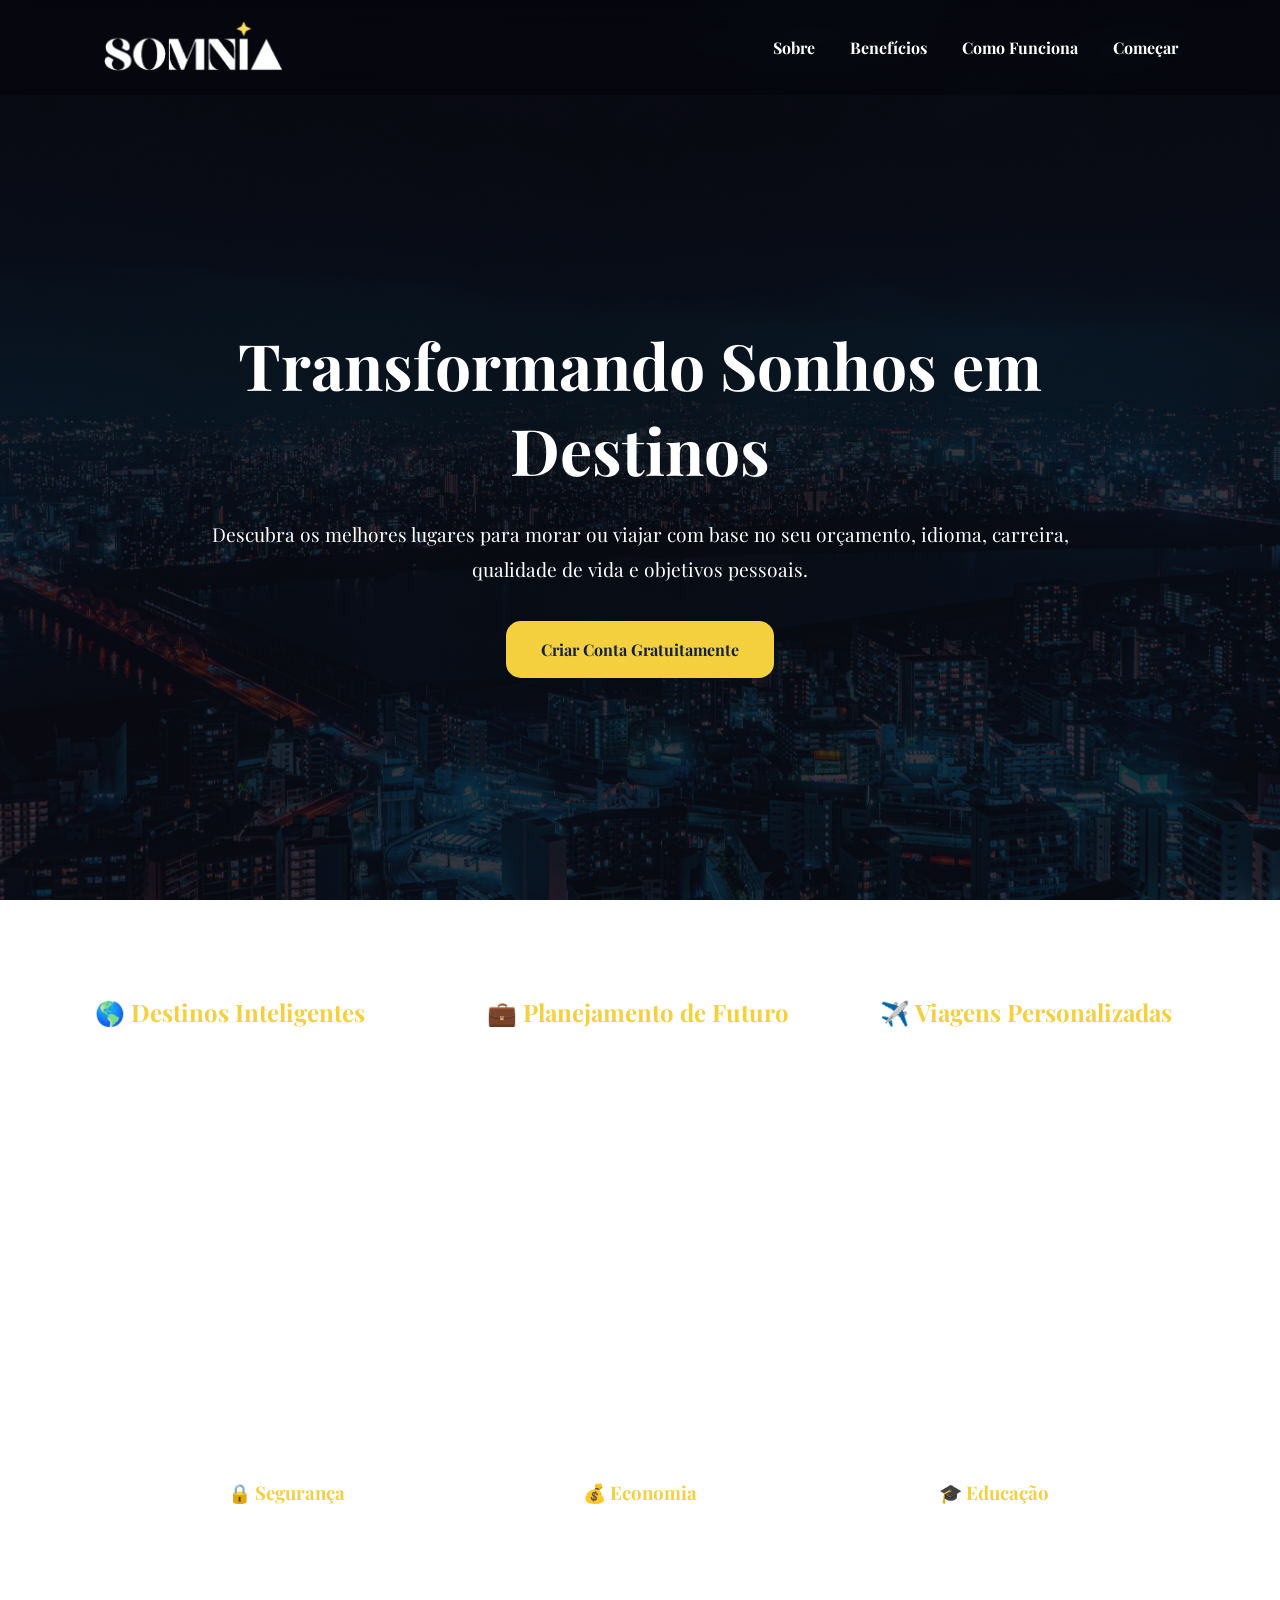
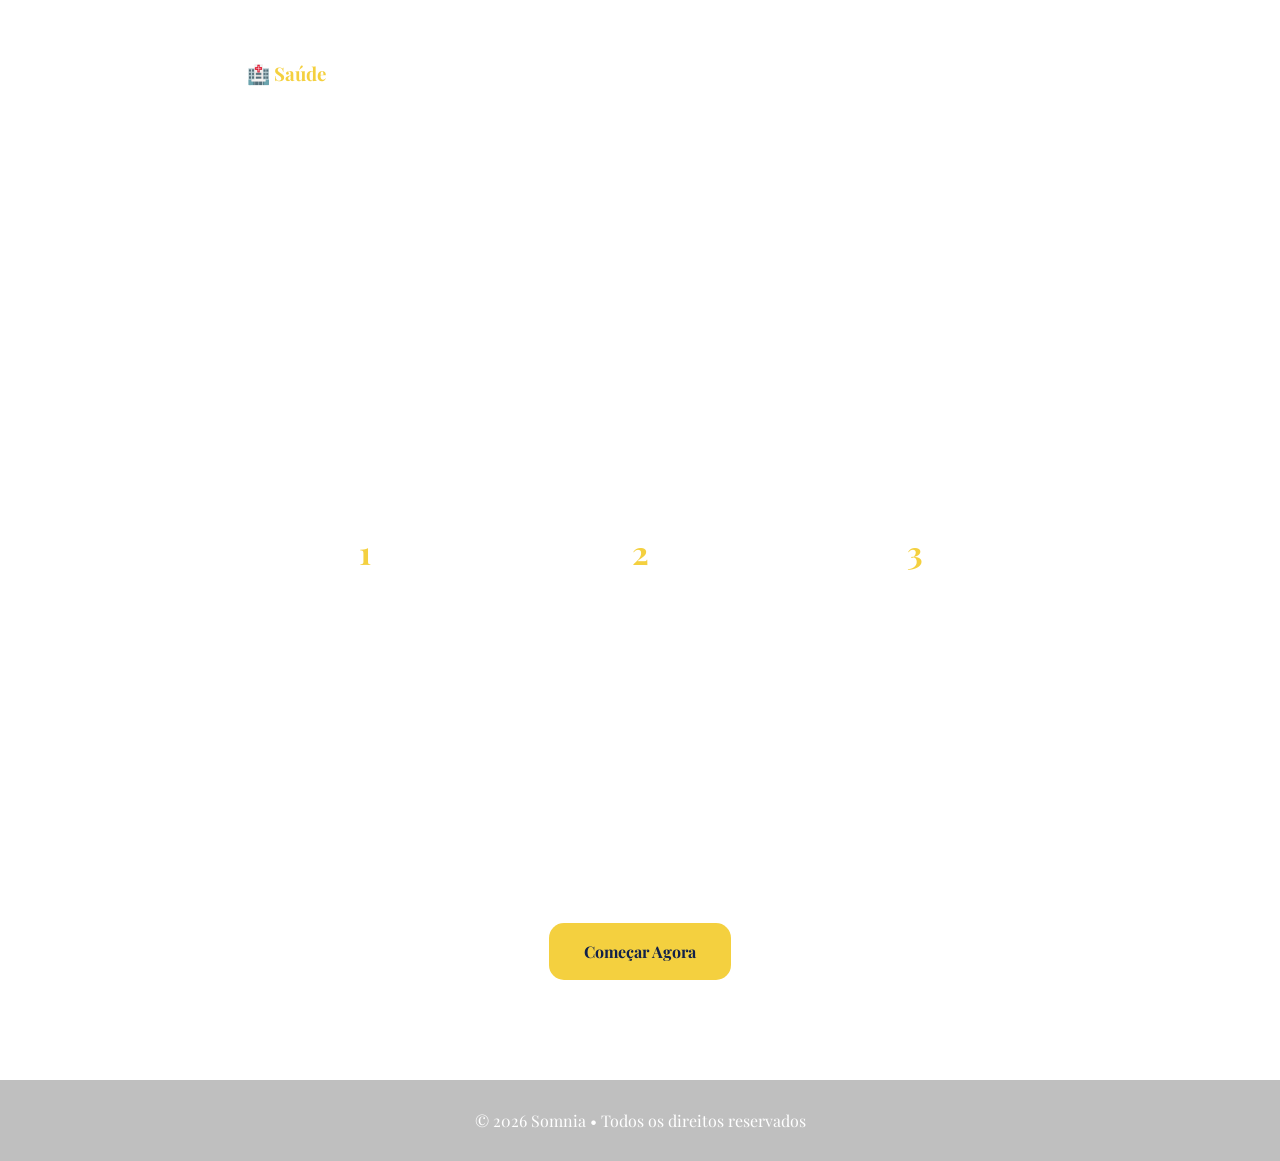
<file: index.html>
<!DOCTYPE html>
<html lang="pt-br">
<head>
<meta charset="UTF-8">
<meta name="viewport" content="width=device-width, initial-scale=1.0">
<title>Somnia - Transformando Sonhos em Destinos</title>
<link rel="stylesheet" href="./css/index.css">
</head>

<body>

<header>

    <div class="logo-container">
        <img src="./img/logo-somnia-2.png" alt="Somnia">
    </div>

    <nav>
        <a href="#sobre">Sobre</a>
        <a href="#beneficios">Benefícios</a>
        <a href="#funciona">Como Funciona</a>
        <a href="criarconta.html">Começar</a>
    </nav>

</header>

<section class="hero">

    <div class="hero-content">

        <h1>Transformando Sonhos em Destinos</h1>

        <p>
            Descubra os melhores lugares para morar ou viajar
            com base no seu orçamento, idioma, carreira,
            qualidade de vida e objetivos pessoais.
        </p>

        <a href="criarconta.html" class="btn">
            Criar Conta Gratuitamente
        </a>

    </div>

</section>

<section id="sobre" class="cards">

    <div class="card">
        <h2>🌎 Destinos Inteligentes</h2>
        <p>
            Recomendações personalizadas utilizando dados
            reais de custo de vida, segurança e oportunidades.
        </p>
    </div>

    <div class="card">
        <h2>💼 Planejamento de Futuro</h2>
        <p>
            Descubra cidades e países ideais para crescer
            profissionalmente e viver melhor.
        </p>
    </div>

    <div class="card">
        <h2>✈️ Viagens Personalizadas</h2>
        <p>
            Receba sugestões de destinos compatíveis
            com seu perfil e orçamento.
        </p>
    </div>

</section>

<section id="beneficios" class="beneficios">

    <h2>Por que escolher a Somnia?</h2>

    <div class="cards">

        <div class="card">
            <h3>🔒 Segurança</h3>
            <p>Análise dos índices de segurança dos destinos.</p>
        </div>

        <div class="card">
            <h3>💰 Economia</h3>
            <p>Comparação completa de custos e gastos.</p>
        </div>

        <div class="card">
            <h3>🎓 Educação</h3>
            <p>Informações sobre escolas e universidades.</p>
        </div>

        <div class="card">
            <h3>🏥 Saúde</h3>
            <p>Avaliação da qualidade dos serviços médicos.</p>
        </div>

    </div>

</section>

<section id="funciona" class="funciona">

    <h2>Como Funciona?</h2>

    <div class="passos">

        <div class="passo">
            <h3>1</h3>
            <p>Crie sua conta gratuitamente.</p>
        </div>

        <div class="passo">
            <h3>2</h3>
            <p>Preencha suas preferências e objetivos.</p>
        </div>

        <div class="passo">
            <h3>3</h3>
            <p>Receba recomendações inteligentes.</p>
        </div>

    </div>

</section>

<section class="cta">

    <h2>Pronto para descobrir seu próximo destino?</h2>

    <a href="criarconta.html" class="btn">
        Começar Agora
    </a>

</section>

<footer>

    <p>© 2026 Somnia • Todos os direitos reservados</p>

</footer>

</body>
</html>
</file>
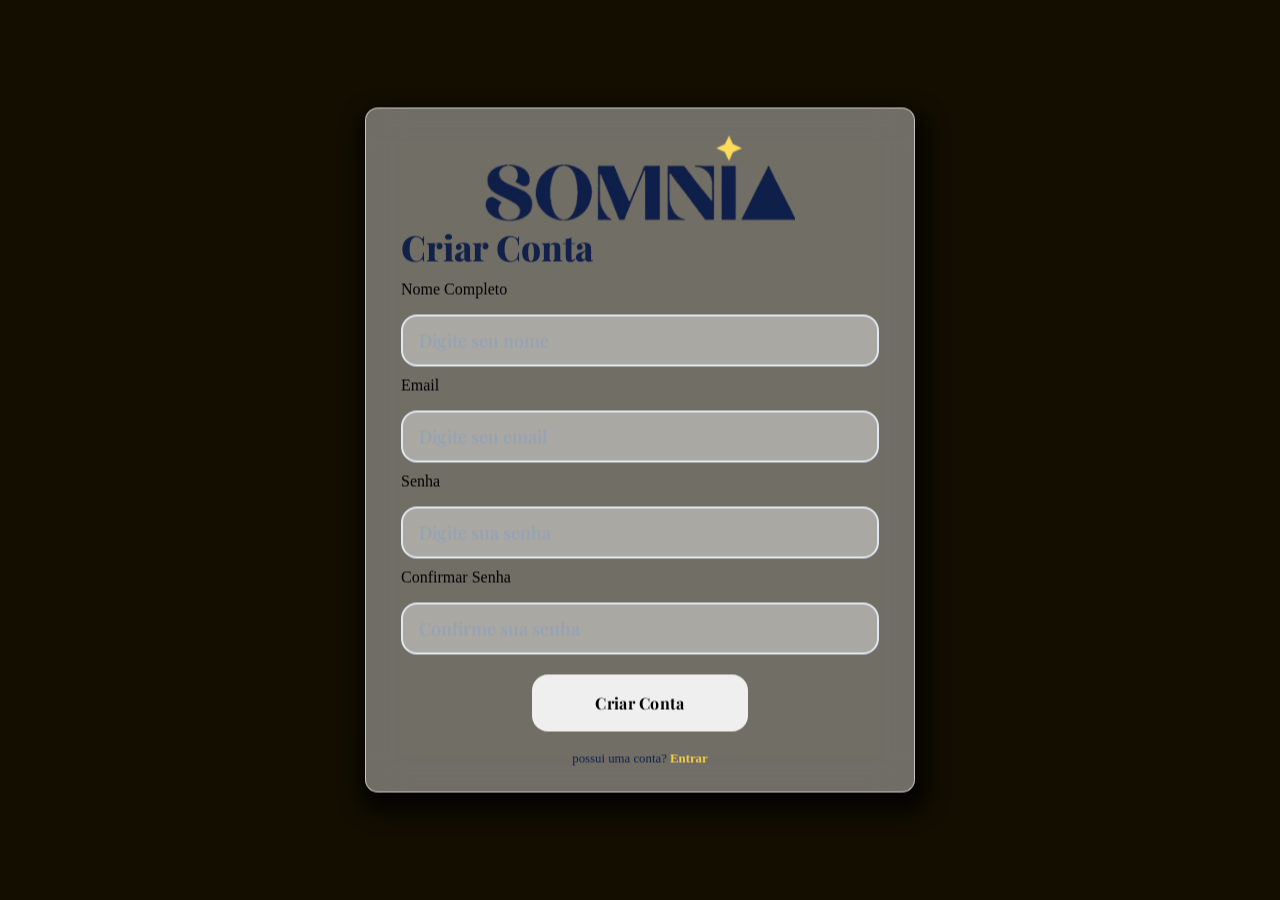
<file: criarconta.html>
<!DOCTYPE html>
<html lang="pt-br">
<head>
<meta charset="UTF-8">
<meta name="viewport" content="width=device-width, initial-scale=1.0">
<title>Criar Conta</title>
<link rel="stylesheet" href="./css/criarconta.css">
<link rel="shortcut icon" href="./img/icone-somnia.png" type="image/x-icon">
</head>

<body>

<main>

    <section>

        <div class="logo-div">
            <img id="logo" src="./img/logo-somnia.png" alt="">
        </div>

        <form action="./sobre.html">

            <h1>Criar Conta</h1>

            <label>Nome Completo</label>
            <input type="text" required placeholder="Digite seu nome">

            <label>Email</label>
            <input type="email" required placeholder="Digite seu email">

            <label>Senha</label>
            <input type="password" required placeholder="Digite sua senha">

            <label>Confirmar Senha</label>
            <input type="password" required placeholder="Confirme sua senha">

            <button>Criar Conta</button>

        </form>

        <p class="criar-conta">
            possui uma conta?
            <a href="login.html">Entrar</a>
        </p>
    </section>

</main>

</body>
</html>
</file>
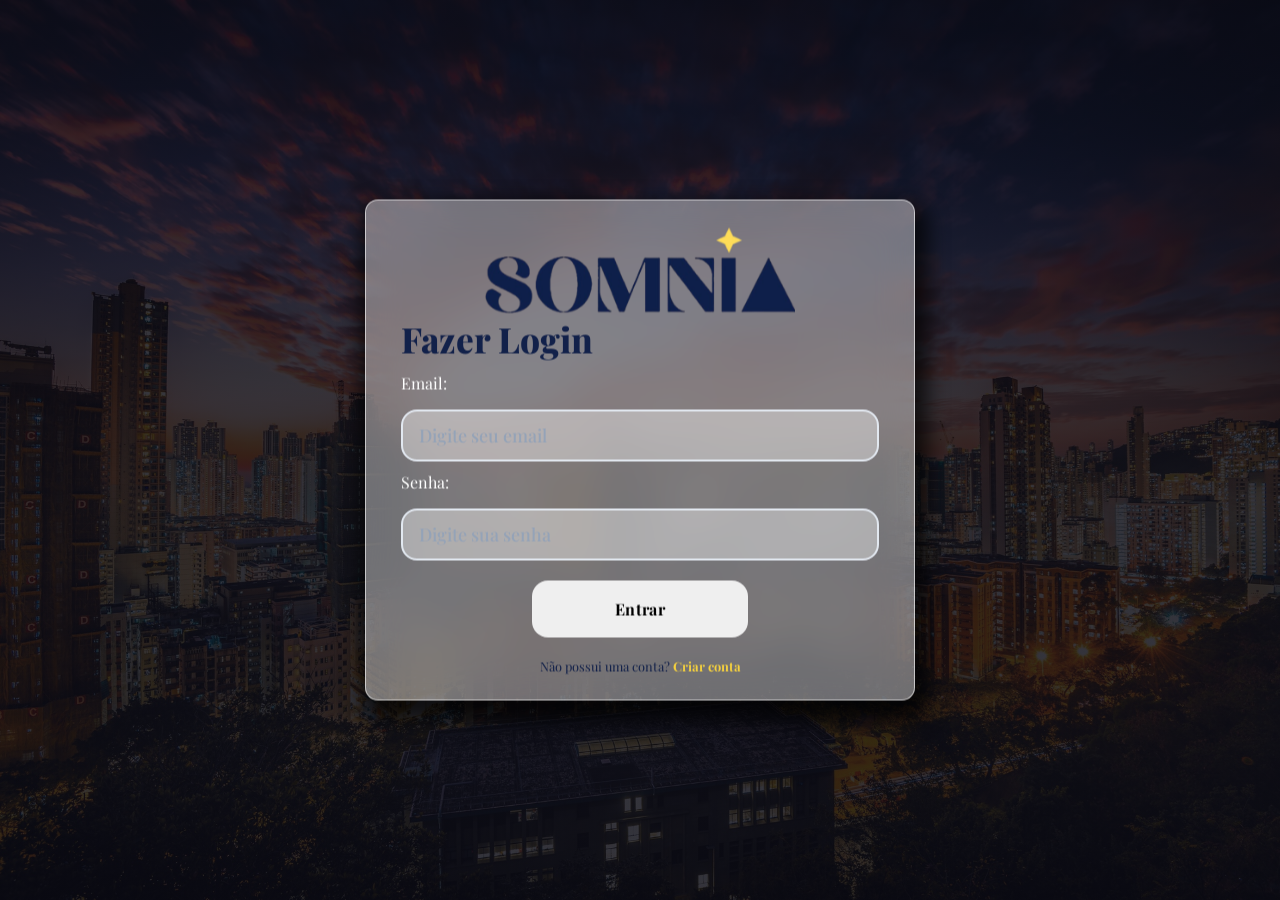
<file: login.html>
<!DOCTYPE html>
<html lang="pt-br">
<head>
    <meta charset="UTF-8">
    <meta name="viewport" content="width=device-width, initial-scale=1.0">
    <title>Fazer login</title>
    <link rel="stylesheet" href="./css/login.css">
    <link rel="shortcut icon" href="" type="image/x-icon">
</head>
<body>
    <main>
        <section>
            <div class="logo-div">
               <img id="logo" src="./img/logo-somnia.png" alt="">
            </div>
            <div>  
                <form action="./sobre.html">
                  
                    <h1>Fazer Login</h1>

                    <label for="email">Email:</label>
                    <input type="email" id="email" name="email" required placeholder="Digite seu email">
          
                    <label for="password">Senha:</label>
                    <input type="password" id="password" name="password" minlength="8" required placeholder="Digite sua senha">

                    <button>Entrar</button>
                </form>
        
                
                <p class="criar-conta">
                    Não possui uma conta?
                    <a href="criarconta.html">Criar conta</a>
                </p>
            </div> 
        </section>
    </main>
</body>
</html>
</file>
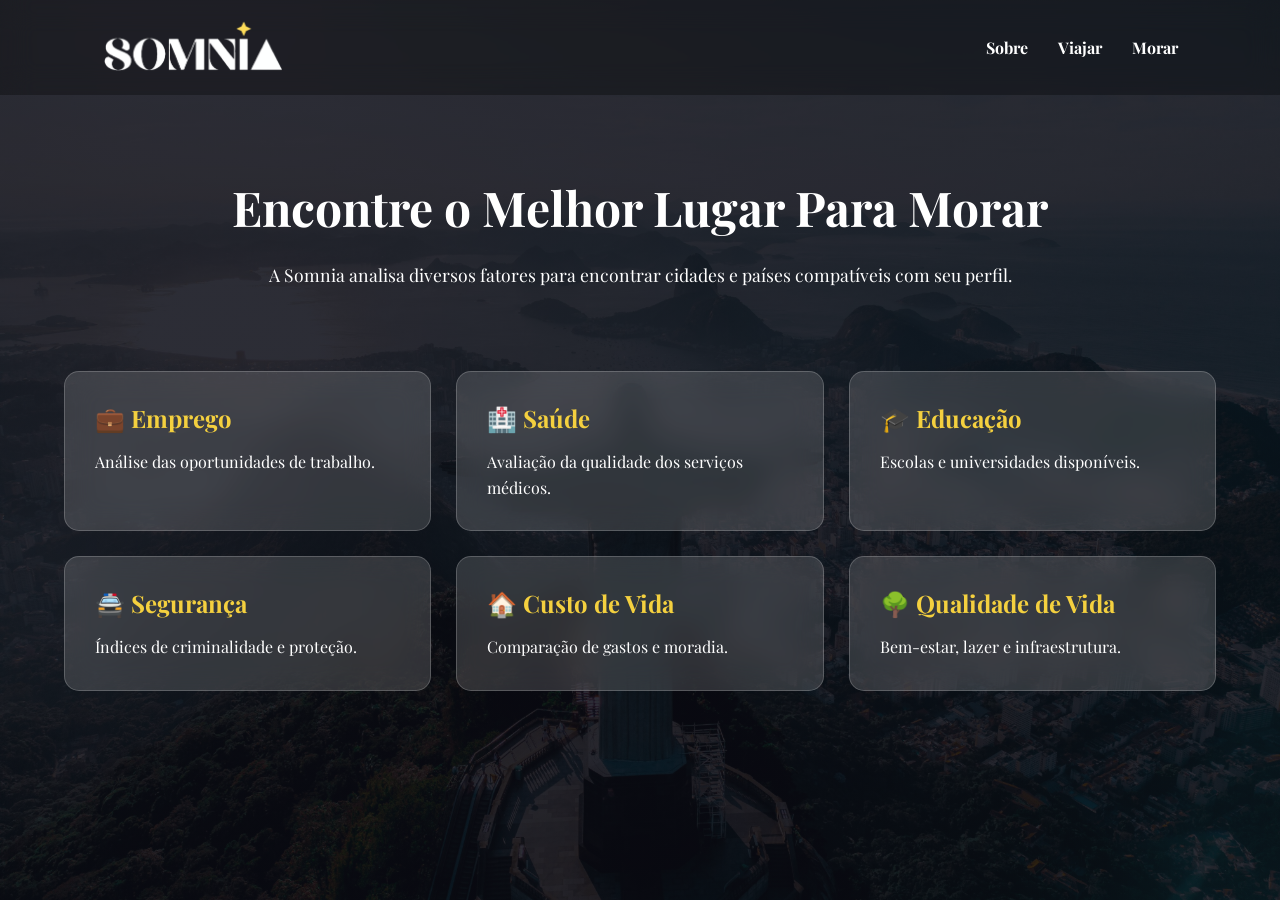
<file: morar.html>
<!DOCTYPE html>
<html lang="pt-br">
<head>
    <meta charset="UTF-8">
    <meta name="viewport" content="width=device-width, initial-scale=1.0">
    <title>Morar - Somnia</title>
    <link rel="stylesheet" href="./css/sobre.css">
</head>
<body>

<header>

    <div class="logo-container">
        <img src="./img/logo-somnia-2.png" alt="Somnia">
    </div>

    <nav>
        <a href="sobre.html">Sobre</a>
        <a href="viajar.html">Viajar</a>
        <a href="morar.html">Morar</a>
    </nav>

</header>

<section class="banner">

    <h1>Encontre o Melhor Lugar Para Morar</h1>

    <p>
        A Somnia analisa diversos fatores para encontrar
        cidades e países compatíveis com seu perfil.
    </p>

</section>

<section class="cards">

    <div class="card">
        <h2>💼 Emprego</h2>
        <p>Análise das oportunidades de trabalho.</p>
    </div>

    <div class="card">
        <h2>🏥 Saúde</h2>
        <p>Avaliação da qualidade dos serviços médicos.</p>
    </div>

    <div class="card">
        <h2>🎓 Educação</h2>
        <p>Escolas e universidades disponíveis.</p>
    </div>

    <div class="card">
        <h2>🚔 Segurança</h2>
        <p>Índices de criminalidade e proteção.</p>
    </div>

    <div class="card">
        <h2>🏠 Custo de Vida</h2>
        <p>Comparação de gastos e moradia.</p>
    </div>

    <div class="card">
        <h2>🌳 Qualidade de Vida</h2>
        <p>Bem-estar, lazer e infraestrutura.</p>
    </div>

</section>

</body>
</html>
</file>
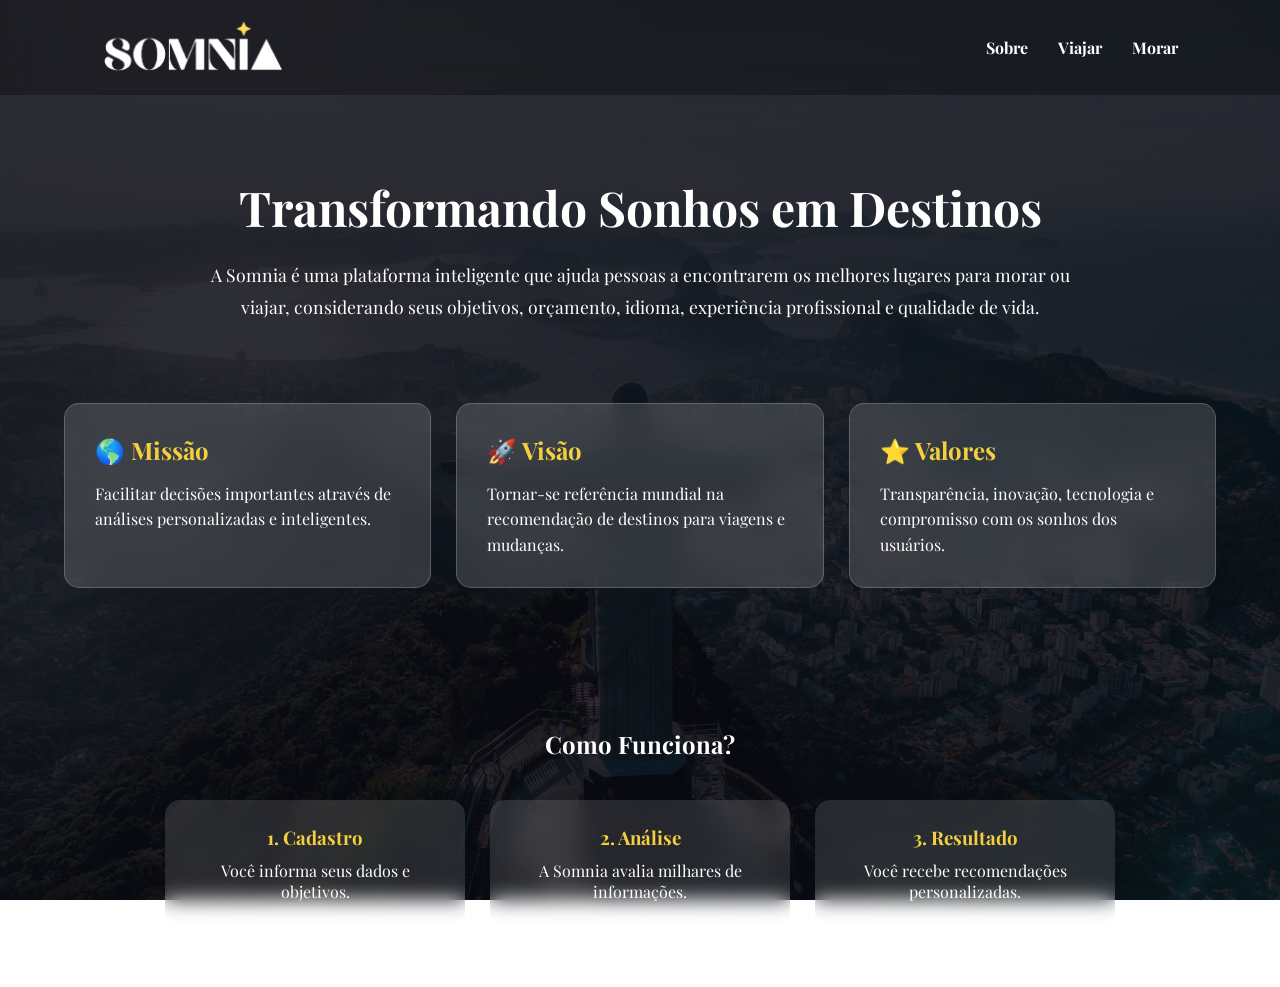
<file: sobre.html>
<!DOCTYPE html>
<html lang="pt-br">
<head>
    <meta charset="UTF-8">
    <meta name="viewport" content="width=device-width, initial-scale=1.0">
    <title>Sobre Nós - Somnia</title>
    <link rel="stylesheet" href="./css/sobre.css">
</head>
<body>

<header>

    <div class="logo-container">
        <img src="./img/logo-somnia-2.png" alt="Somnia">
    </div>

    <nav>
        <a href="sobre.html">Sobre</a>
        <a href="viajar.html">Viajar</a>
        <a href="morar.html">Morar</a>
    </nav>

</header>

<section class="banner">

    <h1>Transformando Sonhos em Destinos</h1>

    <p>
        A Somnia é uma plataforma inteligente que ajuda pessoas
        a encontrarem os melhores lugares para morar ou viajar,
        considerando seus objetivos, orçamento, idioma,
        experiência profissional e qualidade de vida.
    </p>

</section>

<section class="cards">

    <div class="card">
        <h2>🌎 Missão</h2>

        <p>
            Facilitar decisões importantes através de análises
            personalizadas e inteligentes.
        </p>
    </div>

    <div class="card">
        <h2>🚀 Visão</h2>

        <p>
            Tornar-se referência mundial na recomendação de
            destinos para viagens e mudanças.
        </p>
    </div>

    <div class="card">
        <h2>⭐ Valores</h2>

        <p>
            Transparência, inovação, tecnologia e compromisso
            com os sonhos dos usuários.
        </p>
    </div>

</section>

<section class="funciona">

    <h2>Como Funciona?</h2>

    <div class="passos">

        <div class="passo">
            <h3>1. Cadastro</h3>
            <p>Você informa seus dados e objetivos.</p>
        </div>

        <div class="passo">
            <h3>2. Análise</h3>
            <p>A Somnia avalia milhares de informações.</p>
        </div>

        <div class="passo">
            <h3>3. Resultado</h3>
            <p>Você recebe recomendações personalizadas.</p>
        </div>

    </div>

</section>

</body>
</html>
</file>
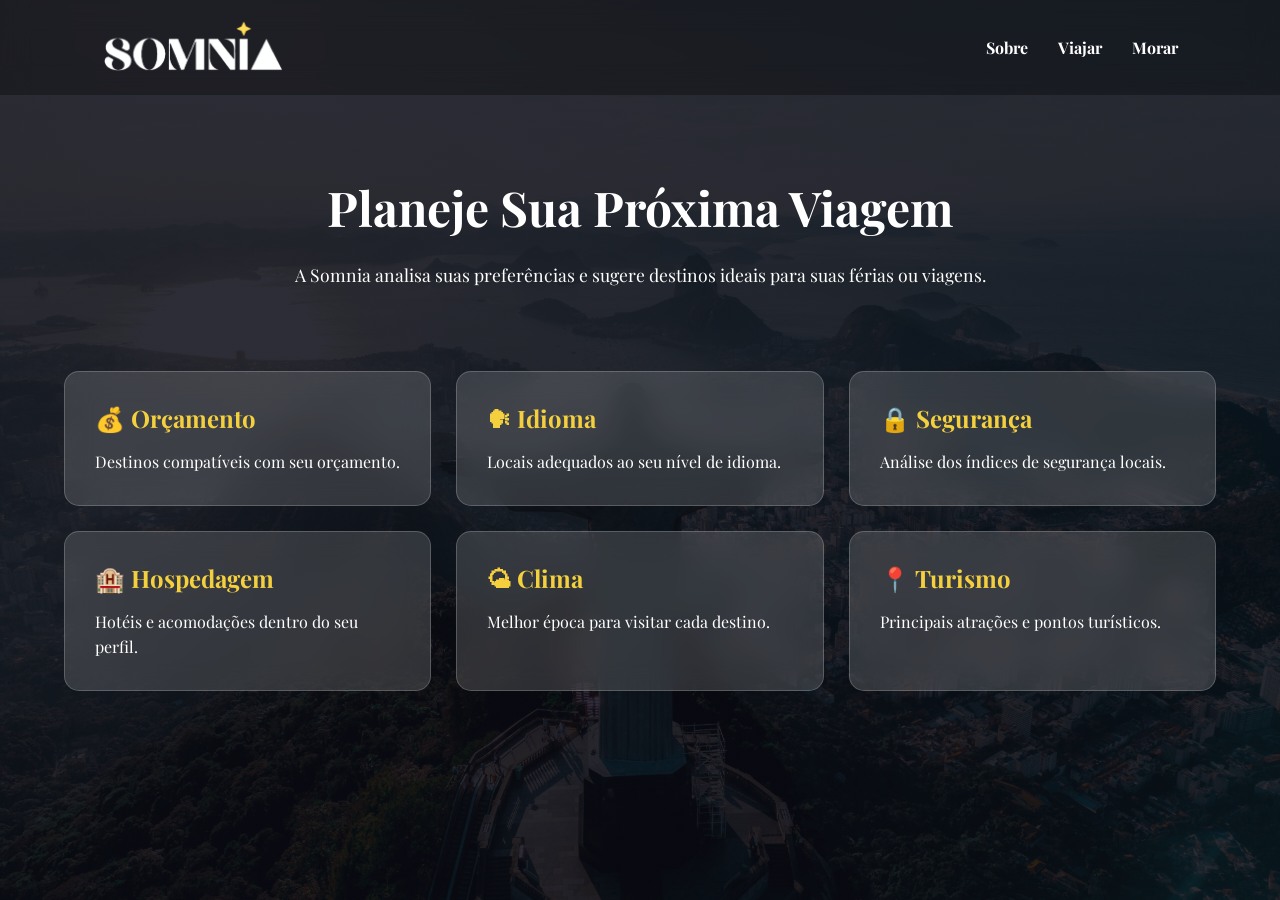
<file: viajar.html>
<!DOCTYPE html>
<html lang="pt-br">
<head>
    <meta charset="UTF-8">
    <meta name="viewport" content="width=device-width, initial-scale=1.0">
    <title>Viajar - Somnia</title>
    <link rel="stylesheet" href="./css/sobre.css">
</head>
<body>

<header>

    <div class="logo-container">
        <img src="./img/logo-somnia-2.png" alt="Somnia">
    </div>

    <nav>
        <a href="sobre.html">Sobre</a>
        <a href="viajar.html">Viajar</a>
        <a href="morar.html">Morar</a>
    </nav>

</header>

<section class="banner">

    <h1>Planeje Sua Próxima Viagem</h1>

    <p>
        A Somnia analisa suas preferências e sugere
        destinos ideais para suas férias ou viagens.
    </p>

</section>

<section class="cards">

    <div class="card">
        <h2>💰 Orçamento</h2>
        <p>Destinos compatíveis com seu orçamento.</p>
    </div>

    <div class="card">
        <h2>🗣 Idioma</h2>
        <p>Locais adequados ao seu nível de idioma.</p>
    </div>

    <div class="card">
        <h2>🔒 Segurança</h2>
        <p>Análise dos índices de segurança locais.</p>
    </div>

    <div class="card">
        <h2>🏨 Hospedagem</h2>
        <p>Hotéis e acomodações dentro do seu perfil.</p>
    </div>

    <div class="card">
        <h2>🌤 Clima</h2>
        <p>Melhor época para visitar cada destino.</p>
    </div>

    <div class="card">
        <h2>📍 Turismo</h2>
        <p>Principais atrações e pontos turísticos.</p>
    </div>

</section>

</body>
</html>
</file>
<file: css/index.css>
@import url('https://fonts.googleapis.com/css2?family=Playfair+Display:wght@400;600;700;800&display=swap');

*{
    margin:0;
    padding:0;
    box-sizing:border-box;
}

html{
    scroll-behavior:smooth;
}

body{
    font-family:"Playfair Display", serif;
    color:white;

    background:
    linear-gradient(
        rgba(10,10,20,.82),
        rgba(10,10,20,.82)
    ),
    url("../img/cidade-fundo-index.jpg");

    background-size:cover;
    background-position:center;
    background-attachment:fixed;
}

/* HEADER */

header{
    width:100%;
    display:flex;
    justify-content:space-between;
    align-items:center;
    padding:20px 8%;

    background:rgba(0,0,0,.25);
    backdrop-filter:blur(15px);

    position:sticky;
    top:0;
    z-index:1000;
}

.logo-container img{
    width:180px;
}

nav{
    display:flex;
    gap:35px;
}

nav a{
    position:relative;
    text-decoration:none;
    color:white;
    font-weight:700;
    transition:.3s;
}

nav a::after{
    content:"";
    position:absolute;
    left:0;
    bottom:-5px;
    width:0;
    height:2px;
    background:#f4d03f;
    transition:.3s ease;
}

nav a:hover{
    color:#f4d03f;
}

nav a:hover::after{
    width:100%;
}

/* HERO */

.hero{
    min-height:90vh;
    display:flex;
    justify-content:center;
    align-items:center;
    text-align:center;
    padding:40px;

    animation:fadeUp 1s ease;
}

.hero-content{
    max-width:900px;
}

.hero h1{
    font-size:4rem;
    margin-bottom:25px;
}

.hero p{
    font-size:1.2rem;
    line-height:1.8;
    margin-bottom:35px;
}

/* BOTÃO */

.btn{
    display:inline-block;
    text-decoration:none;

    padding:18px 35px;
    border-radius:15px;

    background:#f4d03f;
    color:#12214A;

    font-weight:700;
    transition:.35s;
}

.btn:hover{
    transform:translateY(-5px) scale(1.05);
    box-shadow:0 15px 35px rgba(244,208,63,.35);
}

/* SEÇÕES */

.cards,
.beneficios,
.funciona,
.cta{
    animation:fadeUp 1s ease;
}

.cards{
    width:90%;
    margin:auto;

    display:grid;
    grid-template-columns:repeat(auto-fit,minmax(280px,1fr));
    gap:25px;

    padding:60px 0;
}

.card{
    background:rgba(255,255,255,.12);
    backdrop-filter:blur(15px);

    border:1px solid rgba(255,255,255,.15);

    border-radius:18px;
    padding:30px;

    transition:.35s;
}

.card:hover{
    transform:translateY(-10px) scale(1.02);

    background:rgba(255,255,255,.18);

    box-shadow:
    0 20px 40px rgba(0,0,0,.3);
}

.card h2,
.card h3{
    color:#f4d03f;
    margin-bottom:15px;
}

.card p{
    line-height:1.7;
}

/* BENEFÍCIOS */

.beneficios{
    text-align:center;
    padding:80px 5%;
}

.beneficios h2{
    margin-bottom:40px;
    font-size:2.5rem;
}

/* FUNCIONA */

.funciona{
    text-align:center;
    padding:80px 5%;
}

.funciona h2{
    margin-bottom:40px;
    font-size:2.5rem;
}

.passos{
    display:flex;
    justify-content:center;
    flex-wrap:wrap;
    gap:25px;
}

.passo{
    width:250px;

    background:rgba(255,255,255,.12);
    backdrop-filter:blur(15px);

    border-radius:18px;
    padding:30px;

    transition:.35s;
}

.passo:hover{
    transform:translateY(-10px);
}

.passo h3{
    font-size:2rem;
    color:#f4d03f;
    margin-bottom:15px;
}

/* CTA */

.cta{
    text-align:center;
    padding:100px 20px;
}

.cta h2{
    font-size:2.5rem;
    margin-bottom:30px;
}

/* FOOTER */

footer{
    text-align:center;
    padding:30px;

    background:rgba(0,0,0,.25);
    backdrop-filter:blur(15px);
}

/* ANIMAÇÃO */

@keyframes fadeUp{

    from{
        opacity:0;
        transform:translateY(40px);
    }

    to{
        opacity:1;
        transform:translateY(0);
    }

}

/* RESPONSIVO */

@media(max-width:768px){

    header{
        flex-direction:column;
        gap:20px;
    }

    nav{
        flex-wrap:wrap;
        justify-content:center;
        gap:20px;
    }

    .hero h1{
        font-size:2.4rem;
    }

    .hero p{
        font-size:1rem;
    }

    .beneficios h2,
    .funciona h2,
    .cta h2{
        font-size:2rem;
    }

    .passo{
        width:100%;
        max-width:320px;
    }
}
</file>
<file: css/criarconta.css>
@import url('https://fonts.googleapis.com/css2?family=Bodoni+Moda:ital,opsz,wght@0,6..96,400..900;1,6..96,400..900&family=Playfair+Display:ital,wght@0,400..900;1,400..900&display=swap');
*{
    padding: 0;
    margin: 0;
    box-sizing: border-box;
}
body{
    min-height: 100vh;
    
}
main{
    min-height: 100vh;
    width: 100%;
    position: relative;
    background: #130E00;
}
#fundo{
    height: 107vh;
    filter:brightness(0.4) saturate(2.5);
    object-fit:cover;
    width: 100%;
    
}
section{
    top: 50%;
    left: 50%;
    transform: translate(-50%, -50%);   
    position: absolute;  
    width: 100%;
    max-width: 550px;
    background: rgba(255, 255, 255, 0.4);
    border: 1px solid rgba(255, 255, 255, 0.6);
    border-radius: 13px;
    backdrop-filter: blur(20px);
    padding: 25px 35px;
    box-shadow: 4px 12px 20px 9px rgba(0,0,0,0.7);
    animation: slideIn 0.6s ease-out;
}
section h1{
    font-size: 2.2rem;
  font-weight: 800;
  color: #12214A;
  font-family: "Playfair Display", serif;
 } 
 section p{
  color: #64748b;
  font-size: 0.8rem;
  text-align: center;
  font-weight: 400;
  margin: 0;
 }
.logo-div{
    width: 100%;
    display: flex;
    justify-content: center;
    align-items: center;
    min-height: 10vh;
}
#logo{
    width: 65%;
}
 input{
    width: 100%;
    padding: 12px 16px;
    font-size: 18px;
    border: 2px solid #e2e8f0;
    border-radius: 16px;
    outline: none;
    font-family: "Playfair Display", serif;
    font-weight: 500;
    color: #1e293b;
    background: rgba(255, 255, 255, 0.4);
    box-sizing: border-box;
    transition: all 0.3s cubic-bezier(0.4, 0, 0.2, 1);
    margin-top: 12px;
 }
 input:focus{
    transform: scale(1.02);
    box-shadow: 0 10px 20px rgba(255, 255, 255, 0.3);
    border-color: #9066ea;
    background: #fff;
 }
 input::placeholder{
    color: #94a3b8;
 }
 label{
    display:block;
    margin-top:10px;
    margin-bottom:4px;
}
  button{
    padding: 18px 24px;
    font-size: 16px;
    font-weight: 700;
    border: none;
    border-radius: 16px;
    cursor: pointer;
    font-family: "Playfair Display", serif;
    letter-spacing: 0.3px;
    position: relative;
    overflow: hidden;
    transition: all 0.3s cubic-bezier(0.4, 0, 0.2, 1);
    width: 45%;
    margin-left: 27.5%;
    margin-top: 20px;
 }
 button::before{
    content: '';
    position: absolute;
    top: 50%;
    left: 50%;
    width: 0;
    height: 0;
    border-radius: 50%;
    background: rgba(255, 255, 255, 0.3);
    transform: translate(-50%, -50%);
    transition: width 0.6s, height 0.6s;
 }
 button:hover::before{
    width: 300px;
    height: 300px;
 }
 button:hover{
    transform: translateY(-2px);
    box-shadow: 0 10px 40px rgba(0,0,0,0.3);
 }
 button:active{
    transform: translateY(0);
 }
.criar-conta{
    text-align: center;
    margin-top: 20px;
    color: #12214A;
}

.criar-conta a{
    color: #f4d03f;
    text-decoration: none;
    font-weight: bold;
}

.criar-conta a:hover{
    text-decoration: underline;
}

@media (max-width: 768px){

    main{
        flex-direction: column;
        min-height: 100vh;
    }

    #fundo{
        width: 100%;
        height: 100vh;
    }

    section{
        width: 100%;
        min-height: 60vh;
    }
}
</file>
<file: css/login.css>
@import url('https://fonts.googleapis.com/css2?family=Bodoni+Moda:ital,opsz,wght@0,6..96,400..900;1,6..96,400..900&family=Playfair+Display:ital,wght@0,400..900;1,400..900&display=swap');
*{
    padding: 0;
    margin: 0;
    box-sizing: border-box;
}
body{
    font-family:"Playfair Display", serif;
    color:white;

    background:
    linear-gradient(
        rgba(10,10,20,.82),
        rgba(10,10,20,.82)
    ),
    url("../img/cidade-fundo.jpg");

    background-size:cover;
    background-position:center;
    background-attachment:fixed;
}

main{
    min-height: 100vh;
    width: 100%;
    position: relative;
    /* background: #130E00; */
}
section{
    top: 50%;
    left: 50%;
    transform: translate(-50%, -50%);   
    position: absolute;  
    width: 100%;
    max-width: 550px;
    max-height: 90vh;
    overflow-y: auto;
    background: rgba(255, 255, 255, 0.4);
    border: 1px solid rgba(255, 255, 255, 0.6);
    border-radius: 13px;
    backdrop-filter: blur(20px);
    padding: 25px 35px;
    box-shadow: 4px 12px 20px 9px rgba(0,0,0,0.7);
    animation: slideIn 0.6s ease-out;
}
section h1{
    font-size: 2.2rem;
  font-weight: 800;
  color: #12214A;
  font-family: "Playfair Display", serif;
 } 
 section p{
  color: #64748b;
  font-size: 0.8rem;
  text-align: center;
  font-weight: 400;
  margin: 0;
 }
.logo-div{
    width: 100%;
    display: flex;
    justify-content: center;
    align-items: center;
    min-height: 10vh;
}
#logo{
    width: 65%;
}
 input{
    width: 100%;
    padding: 12px 16px;
    font-size: 18px;
    border: 2px solid #e2e8f0;
    border-radius: 16px;
    outline: none;
    font-family: "Playfair Display", serif;
    font-weight: 500;
    color: #1e293b;
    background: rgba(255, 255, 255, 0.4);
    box-sizing: border-box;
    transition: all 0.3s cubic-bezier(0.4, 0, 0.2, 1);
    margin-top: 12px;
 }
 input:focus{
    transform: scale(1.02);
    box-shadow: 0 10px 20px rgba(255, 255, 255, 0.3);
    border-color: #9066ea;
    background: #fff;
 }
 input::placeholder{
    color: #94a3b8;
 }
 label{
    display:block;
    margin-top:10px;
    margin-bottom:4px;
}
  button{
    padding: 18px 24px;
    font-size: 16px;
    font-weight: 700;
    border: none;
    border-radius: 16px;
    cursor: pointer;
  font-family: "Playfair Display", serif;
    letter-spacing: 0.3px;
    position: relative;
    overflow: hidden;
    transition: all 0.3s cubic-bezier(0.4, 0, 0.2, 1);
    width: 45%;
    margin-left: 27.5%;
    margin-top: 20px;
 }
 button::before{
    content: '';
    position: absolute;
    top: 50%;
    left: 50%;
    width: 0;
    height: 0;
    border-radius: 50%;
    background: rgba(255, 255, 255, 0.3);
    transform: translate(-50%, -50%);
    transition: width 0.6s, height 0.6s;
 }
 button:hover::before{
    width: 300px;
    height: 300px;
 }
 button:hover{
    transform: translateY(-2px);
    box-shadow: 0 10px 40px rgba(0,0,0,0.3);
 }
 button:active{
    transform: translateY(0);
 }

.criar-conta{
    text-align: center;
    margin-top: 20px;
    color: #12214A;
}

.criar-conta a{
    color: #f4d03f;
    text-decoration: none;
    font-weight: bold;
}

.criar-conta a:hover{
    text-decoration: underline;
}

@media (max-width: 768px){

    main{
        flex-direction: column;
    }

    #fundo{
        width: 100%;
        height: 100vh;
    }

    section{
        width: 100%;
        min-height: 60vh;
    }
}
</file>
<file: css/sobre.css>
@import url('https://fonts.googleapis.com/css2?family=Playfair+Display:wght@400;600;700;800&display=swap');

*{
    margin:0;
    padding:0;
    box-sizing:border-box;
}

body{
    font-family:"Playfair Display", serif;
    color:white;

    background:
    linear-gradient(
        rgba(10,10,20,.82),
        rgba(10,10,20,.82)
    ),
    url("../img/cidade-fundo-sla3.jpg");

    background-size:cover;
    background-position:center;
    background-attachment:fixed;
}

header{
    width:100%;
    display:flex;
    justify-content:space-between;
    align-items:center;
    padding:20px 8%;
    background:rgba(0,0,0,.3);
    backdrop-filter:blur(15px);
}

.logo-container img{
    width:180px;
}

nav{
    display:flex;
    gap:30px;
}

nav a{
    text-decoration:none;
    color:white;
    font-weight:700;
    transition:.3s;
}

nav a:hover{
    color:#f4d03f;
}

.banner{
    text-align:center;
    padding:80px 10%;
}

.banner h1{
    font-size:3rem;
    margin-bottom:20px;
}

.banner p{
    max-width:900px;
    margin:auto;
    font-size:1.1rem;
    line-height:1.8;
}

.cards{
    width:90%;
    margin:auto;
    display:grid;
    grid-template-columns:repeat(auto-fit,minmax(280px,1fr));
    gap:25px;
    padding-bottom:80px;
}

.card{
    background:rgba(255,255,255,.15);
    backdrop-filter:blur(15px);
    padding:30px;
    border-radius:15px;
    border:1px solid rgba(255,255,255,.2);
    transition:.3s;
}

.card:hover{
    transform:translateY(-10px);
}

.card h2{
    margin-bottom:15px;
    color:#f4d03f;
}

.card p{
    line-height:1.6;
}

.funciona{
    text-align:center;
    padding:60px 10%;
}

.funciona h2{
    margin-bottom:40px;
}

.passos{
    display:flex;
    justify-content:center;
    gap:25px;
    flex-wrap:wrap;
}

.passo{
    width:300px;
    background:rgba(255,255,255,.12);
    padding:25px;
    border-radius:15px;
    backdrop-filter:blur(10px);
}

.passo h3{
    color:#f4d03f;
    margin-bottom:10px;
}

@media(max-width:768px){

header{
    flex-direction:column;
    gap:20px;
}

nav{
    flex-wrap:wrap;
    justify-content:center;
}

.banner h1{
    font-size:2rem;
}

}
</file>
